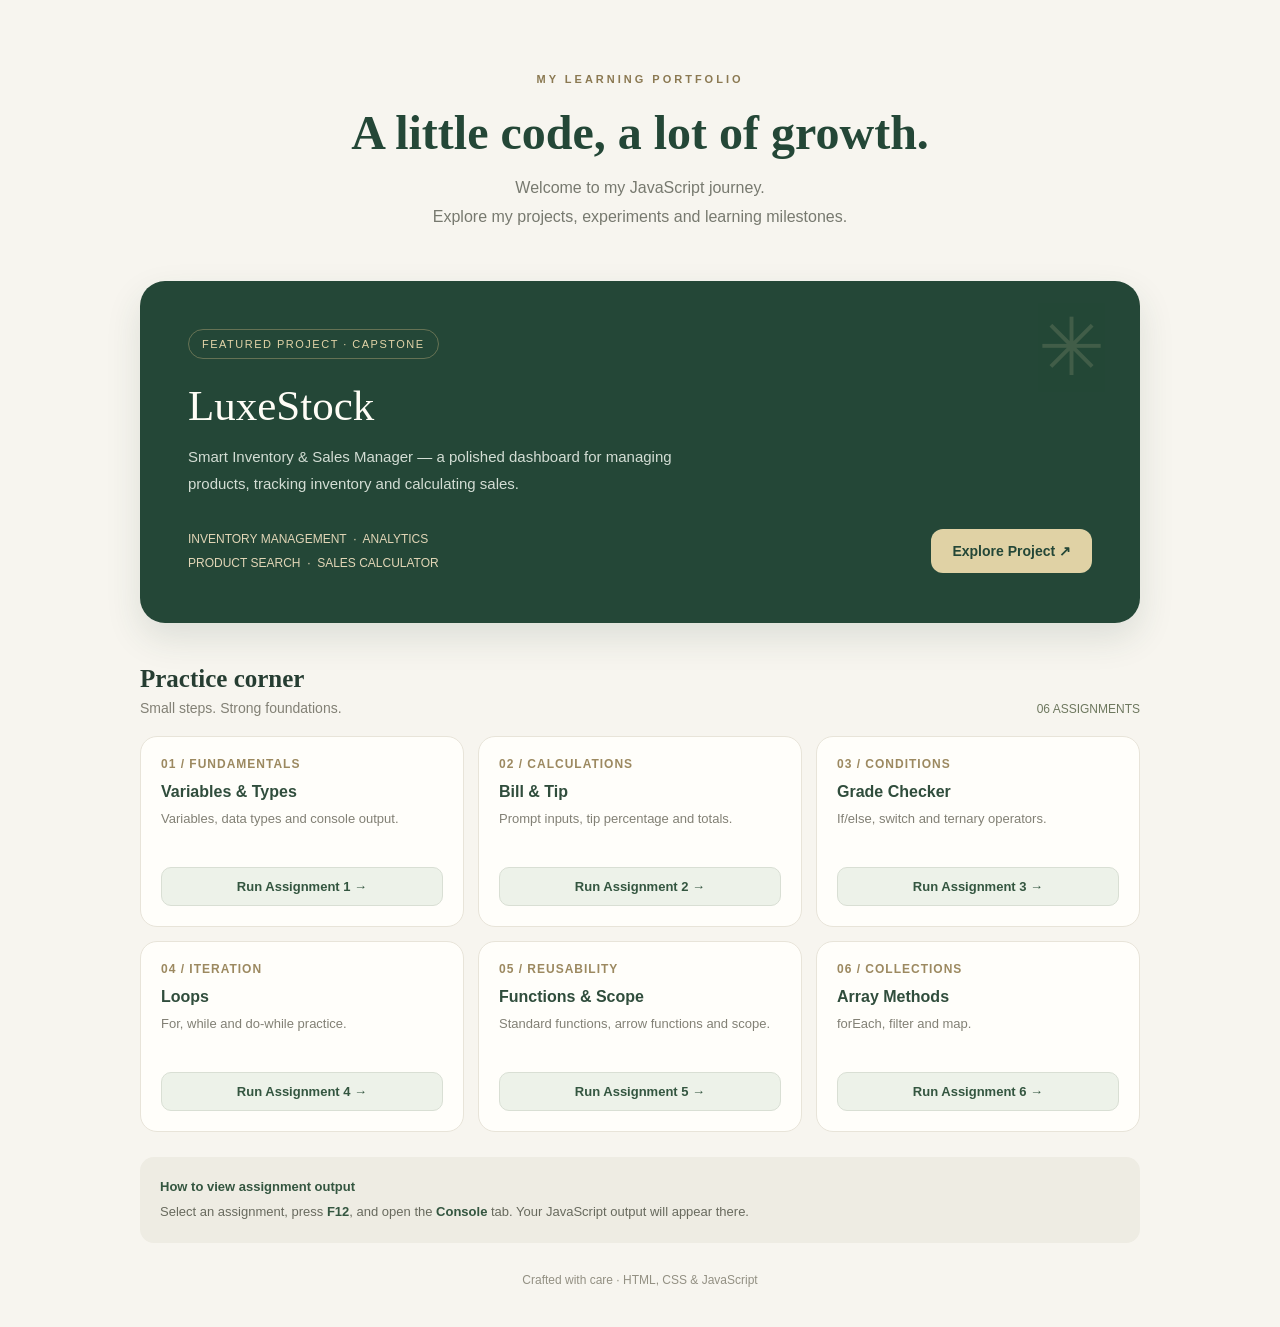
<file: index.html>
<!DOCTYPE html>
<html lang="en">
<head>
  <meta charset="UTF-8">
  <meta name="viewport" content="width=device-width, initial-scale=1.0">
  <title>My JavaScript Journey</title>

  <style>
    * {
      box-sizing: border-box;
      margin: 0;
      padding: 0;
    }

    body {
      font-family: "Segoe UI", sans-serif;
      background: #f7f5ef;
      color: #263d32;
      min-height: 100vh;
      padding: 35px 20px;
    }

    .container {
      max-width: 1000px;
      margin: auto;
    }

    header {
      text-align: center;
      padding: 35px 10px;
    }

    .eyebrow {
      color: #8b7952;
      font-size: 11px;
      font-weight: 700;
      letter-spacing: 3px;
      margin-bottom: 15px;
    }

    h1 {
      font-family: Georgia, serif;
      font-size: clamp(32px, 5vw, 48px);
      color: #244737;
      margin-bottom: 14px;
    }

    header p {
      color: #77796f;
      line-height: 1.8;
    }

    /* Big Capstone card */
    .capstone {
      display: block;
      position: relative;
      overflow: hidden;
      text-decoration: none;
      background: #244737;
      color: #fffdf6;
      border-radius: 25px;
      padding: clamp(28px, 5vw, 48px);
      margin: 15px 0 42px;
      box-shadow: 0 15px 35px #24473720;
      transition: transform 0.25s, box-shadow 0.25s;
    }

    .capstone:hover {
      transform: translateY(-4px);
      box-shadow: 0 20px 40px #24473730;
    }

    .capstone-label {
      display: inline-block;
      color: #e3d4a8;
      border: 1px solid #b8a97970;
      border-radius: 30px;
      padding: 8px 13px;
      font-size: 11px;
      letter-spacing: 1.5px;
      margin-bottom: 22px;
    }

    .capstone h2 {
      font-family: Georgia, serif;
      font-size: clamp(29px, 5vw, 43px);
      font-weight: 500;
      margin-bottom: 13px;
    }

    .capstone p {
      max-width: 540px;
      color: #d3ddd4;
      line-height: 1.8;
      font-size: 15px;
    }

    .capstone-bottom {
      display: flex;
      align-items: center;
      justify-content: space-between;
      gap: 20px;
      flex-wrap: wrap;
      margin-top: 30px;
    }

    .features {
      color: #e2d6b7;
      font-size: 12px;
      line-height: 2;
    }

    .launch {
      background: #e0d2a5;
      color: #244737;
      padding: 14px 21px;
      border-radius: 12px;
      font-weight: 700;
      font-size: 14px;
      white-space: nowrap;
    }

    .sparkle {
      position: absolute;
      right: 35px;
      top: 20px;
      color: #d6c99e;
      font-size: 80px;
      opacity: 0.17;
      pointer-events: none;
    }

    /* Assignment section */
    .section-heading {
      display: flex;
      justify-content: space-between;
      align-items: end;
      gap: 15px;
      flex-wrap: wrap;
      margin-bottom: 20px;
    }

    .section-heading h2 {
      font-family: Georgia, serif;
      font-size: 25px;
      margin-bottom: 7px;
    }

    .section-heading p {
      color: #828075;
      font-size: 14px;
    }

    .count {
      color: #6e785f;
      font-size: 12px;
    }

    .assignment-grid {
      display: grid;
      grid-template-columns: repeat(3, minmax(0, 1fr));
      gap: 14px;
    }

    .assignment {
      background: #fffefa;
      border: 1px solid #e8e4d9;
      border-radius: 17px;
      padding: 20px;
      transition: border-color 0.2s, transform 0.2s;
    }

    .assignment:hover {
      border-color: #b7c6b2;
      transform: translateY(-3px);
    }

    .assignment .number {
      color: #9c8960;
      font-size: 12px;
      font-weight: 700;
      letter-spacing: 1px;
      margin-bottom: 12px;
    }

    .assignment h3 {
      font-size: 16px;
      margin-bottom: 8px;
      color: #304d3c;
    }

    .assignment p {
      color: #828075;
      font-size: 13px;
      line-height: 1.6;
      min-height: 42px;
      margin-bottom: 16px;
    }

    .assignment button {
      width: 100%;
      border: 1px solid #d9dfd4;
      border-radius: 10px;
      background: #edf2e9;
      color: #345640;
      padding: 11px;
      font-size: 13px;
      font-weight: 700;
      cursor: pointer;
      transition: background 0.2s;
    }

    .assignment button:hover {
      background: #dce8d8;
    }

    .console-tip {
      margin-top: 25px;
      background: #eeece3;
      border-radius: 14px;
      padding: 18px 20px;
      color: #686a5e;
      font-size: 13px;
      line-height: 1.9;
    }

    .console-tip strong {
      color: #345640;
    }

    footer {
      text-align: center;
      color: #939083;
      font-size: 12px;
      padding: 30px 0 5px;
    }

    #runner {
      display: none;
    }

    @media (max-width: 650px) {
      .assignment-grid {
        grid-template-columns: repeat(2, minmax(0, 1fr));
      }
    }

    @media (max-width: 420px) {
      .assignment-grid {
        grid-template-columns: 1fr;
      }
    }
  </style>
</head>

<body>
  <div class="container">

    <header>
      <p class="eyebrow">MY LEARNING PORTFOLIO</p>
      <h1>A little code, a lot of growth.</h1>
      <p>
        Welcome to my JavaScript journey.<br>
        Explore my projects, experiments and learning milestones.
      </p>
    </header>

    <!-- BIG CAPSTONE BUTTON -->
    <a class="capstone" href="./capstone/index.html">
      <span class="sparkle">✳</span>

      <span class="capstone-label">FEATURED PROJECT · CAPSTONE</span>

      <h2>LuxeStock</h2>

      <p>
        Smart Inventory & Sales Manager — a polished dashboard
        for managing products, tracking inventory and calculating sales.
      </p>

      <div class="capstone-bottom">
        <span class="features">
          INVENTORY MANAGEMENT &nbsp;·&nbsp; ANALYTICS<br>
          PRODUCT SEARCH &nbsp;·&nbsp; SALES CALCULATOR
        </span>

        <span class="launch">Explore Project ↗</span>
      </div>
    </a>

    <!-- SMALL ASSIGNMENT BUTTONS -->
    <section>
      <div class="section-heading">
        <div>
          <h2>Practice corner</h2>
          <p>Small steps. Strong foundations.</p>
        </div>
        <span class="count">06 ASSIGNMENTS</span>
      </div>

      <div class="assignment-grid">

        <article class="assignment">
          <div class="number">01 / FUNDAMENTALS</div>
          <h3>Variables & Types</h3>
          <p>Variables, data types and console output.</p>
          <button onclick="runAssignment(1)">Run Assignment 1 →</button>
        </article>

        <article class="assignment">
          <div class="number">02 / CALCULATIONS</div>
          <h3>Bill & Tip</h3>
          <p>Prompt inputs, tip percentage and totals.</p>
          <button onclick="runAssignment(2)">Run Assignment 2 →</button>
        </article>

        <article class="assignment">
          <div class="number">03 / CONDITIONS</div>
          <h3>Grade Checker</h3>
          <p>If/else, switch and ternary operators.</p>
          <button onclick="runAssignment(3)">Run Assignment 3 →</button>
        </article>

        <article class="assignment">
          <div class="number">04 / ITERATION</div>
          <h3>Loops</h3>
          <p>For, while and do-while practice.</p>
          <button onclick="runAssignment(4)">Run Assignment 4 →</button>
        </article>

        <article class="assignment">
          <div class="number">05 / REUSABILITY</div>
          <h3>Functions & Scope</h3>
          <p>Standard functions, arrow functions and scope.</p>
          <button onclick="runAssignment(5)">Run Assignment 5 →</button>
        </article>

        <article class="assignment">
          <div class="number">06 / COLLECTIONS</div>
          <h3>Array Methods</h3>
          <p>forEach, filter and map.</p>
          <button onclick="runAssignment(6)">Run Assignment 6 →</button>
        </article>

      </div>
    </section>

    <div class="console-tip">
      <strong>How to view assignment output</strong><br>
      Select an assignment, press <strong>F12</strong>, and open the
      <strong>Console</strong> tab. Your JavaScript output will appear there.
    </div>

    <footer>
      Crafted with care · HTML, CSS & JavaScript
    </footer>

    <iframe id="runner" title="Assignment runner"></iframe>

  </div>

  <script>
    let activeRunner = null;

    function runAssignment(number) {
      const fileName = "assignment" + number + ".js";

      console.clear();
      console.log("Running: " + fileName);
      console.log("------------------------------");

      if (activeRunner) {
        activeRunner.remove();
      }

      const frame = document.createElement("iframe");
      frame.id = "runner";
      document.body.appendChild(frame);
      activeRunner = frame;

      frame.onload = function () {
        const script = frame.contentDocument.createElement("script");
        script.src = "./" + fileName;

        script.onload = function () {
          console.log("Finished: " + fileName);
        };

        script.onerror = function () {
          console.error("Could not load " + fileName);
          console.error("Check that the file exists beside index.html.");
        };

        frame.contentDocument.body.appendChild(script);
      };

      frame.src = "about:blank";
    }
  </script>

</body>
</html>
</file>
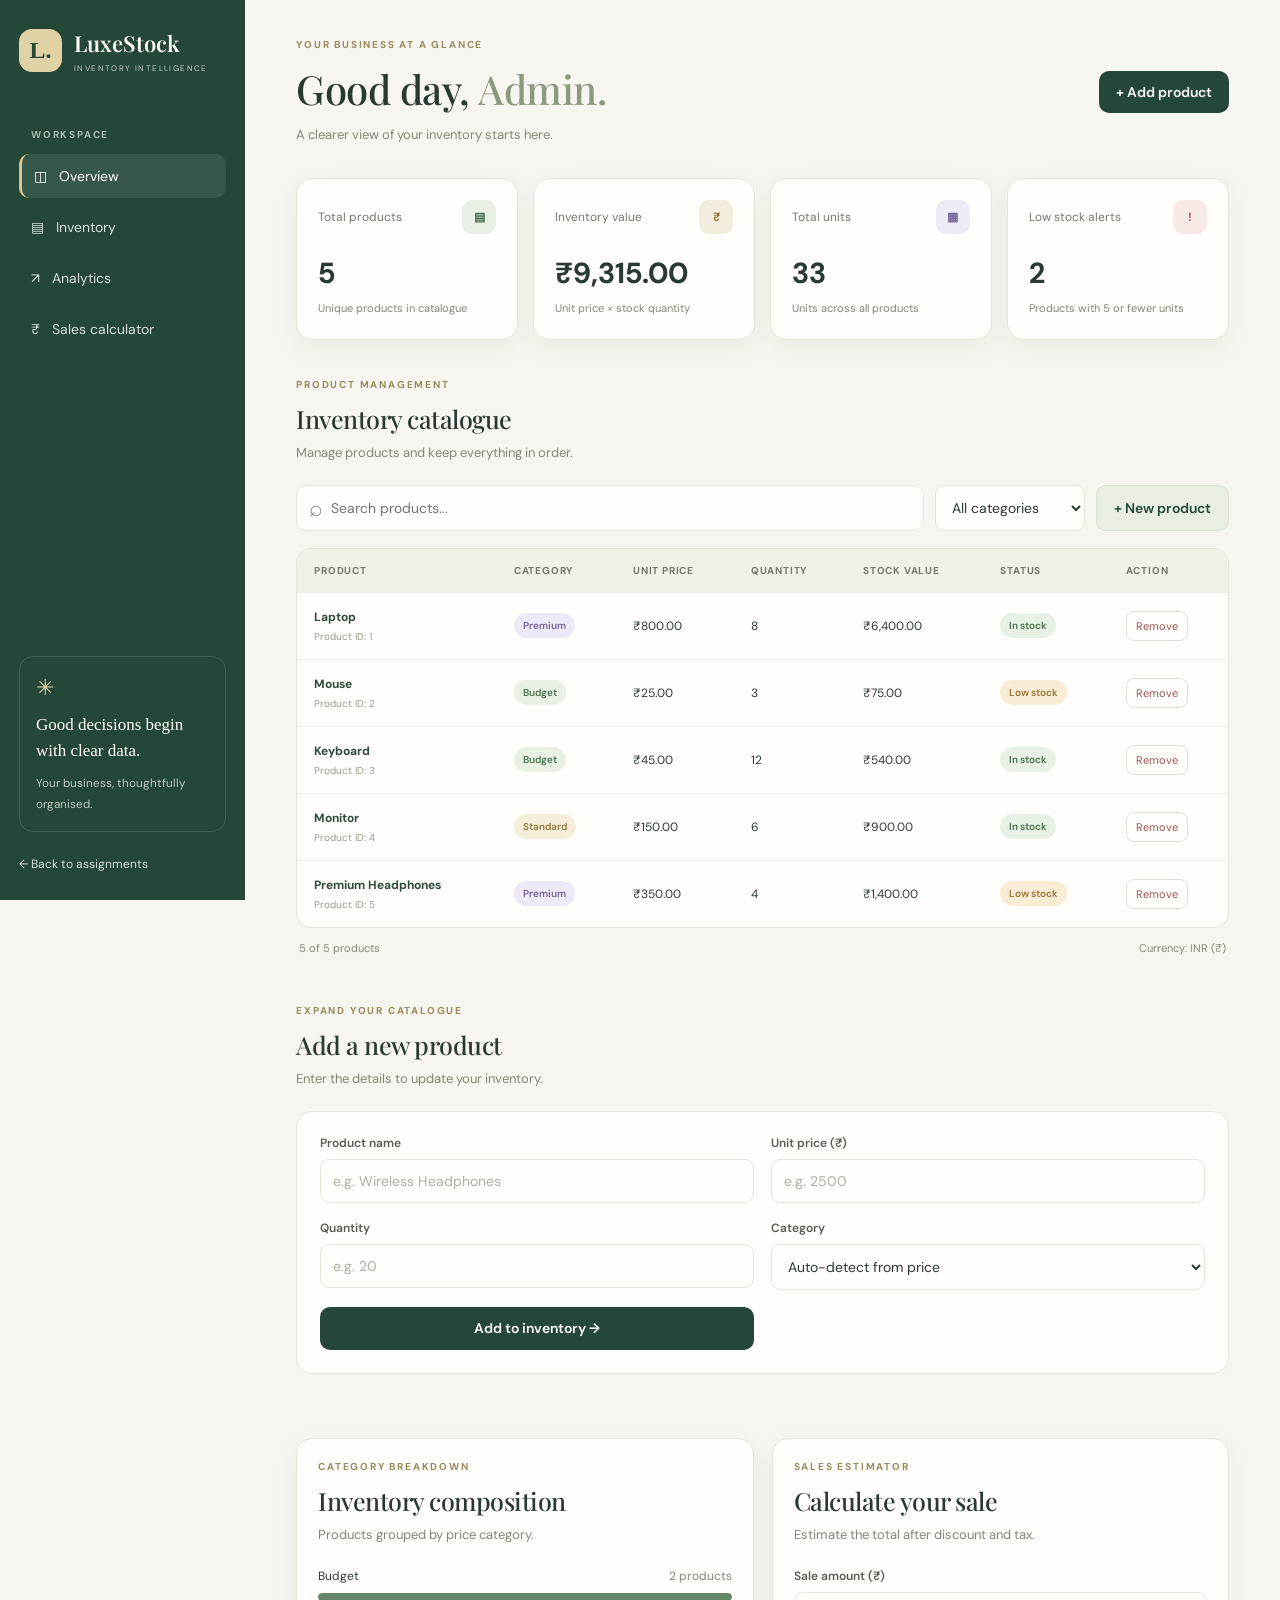
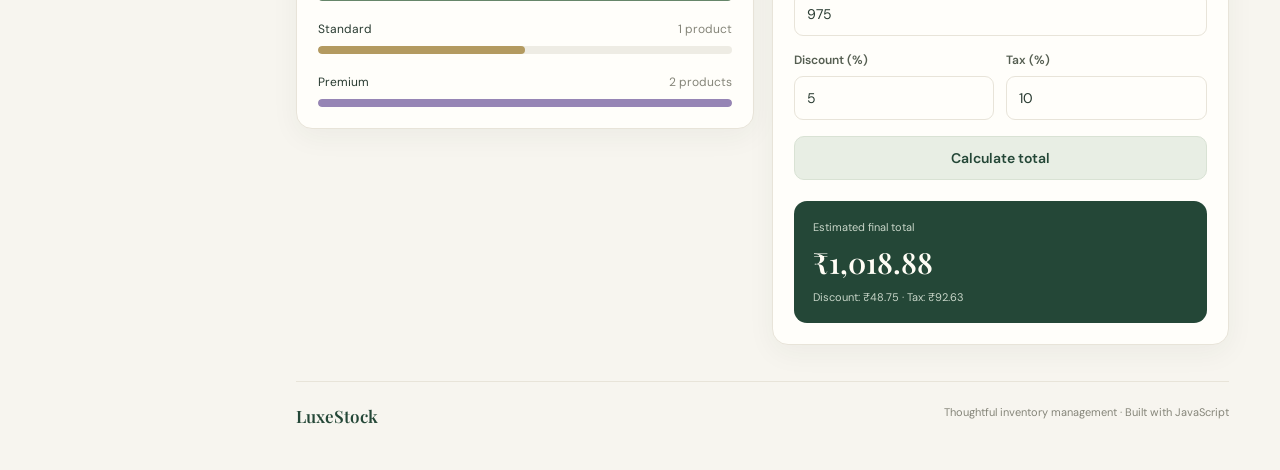
<file: capstone/index.html>
<!DOCTYPE html>
<html lang="en">
<head>
  <meta charset="UTF-8">
  <meta name="viewport" content="width=device-width, initial-scale=1.0">
  <meta name="theme-color" content="#f7f5ef">
  <title>LuxeStock | Inventory Intelligence</title>
  <link rel="preconnect" href="https://fonts.googleapis.com">
  <link rel="preconnect" href="https://fonts.gstatic.com" crossorigin>
  <link href="https://fonts.googleapis.com/css2?family=DM+Sans:wght@400;500;600;700&family=Playfair+Display:wght@500;600;700&display=swap" rel="stylesheet">
  <link rel="stylesheet" href="style.css">
  <script src="script.js" defer></script>
</head>
<body>
  <div class="app-shell">
    <aside class="sidebar">
      <a href="#overview" class="brand">
        <span class="brand-mark">L.</span>
        <span><strong>LuxeStock</strong><small>INVENTORY INTELLIGENCE</small></span>
      </a>

      <p class="nav-label">WORKSPACE</p>
      <nav class="navigation">
        <a class="nav-link active" href="#overview">◫ &nbsp; Overview</a>
        <a class="nav-link" href="#inventory">▤ &nbsp; Inventory</a>
        <a class="nav-link" href="#analytics">↗ &nbsp; Analytics</a>
        <a class="nav-link" href="#calculator">₹ &nbsp; Sales calculator</a>
      </nav>

      <div class="sidebar-bottom">
        <div class="sidebar-note">
          <span>✳</span>
          <p>Good decisions begin with clear data.</p>
          <small>Your business, thoughtfully organised.</small>
        </div>
        <a class="back-link" href="../index.html">← Back to assignments</a>
      </div>
    </aside>

    <main class="main-content">
      <header class="topbar" id="overview">
        <div>
          <p class="eyebrow">YOUR BUSINESS AT A GLANCE</p>
          <h1>Good day, <span>Admin.</span></h1>
          <p class="subheading">A clearer view of your inventory starts here.</p>
        </div>
        <button class="primary-button" id="addProductTop" type="button">+ Add product</button>
      </header>

      <section class="stats-grid">
        <article class="stat-card">
          <div class="stat-top"><span>Total products</span><span class="stat-icon">▤</span></div>
          <h2 id="totalProducts">0</h2>
          <p>Unique products in catalogue</p>
        </article>
        <article class="stat-card">
          <div class="stat-top"><span>Inventory value</span><span class="stat-icon gold">₹</span></div>
          <h2 id="inventoryValue">₹0</h2>
          <p>Unit price × stock quantity</p>
        </article>
        <article class="stat-card">
          <div class="stat-top"><span>Total units</span><span class="stat-icon lavender">▦</span></div>
          <h2 id="totalUnits">0</h2>
          <p>Units across all products</p>
        </article>
        <article class="stat-card">
          <div class="stat-top"><span>Low stock alerts</span><span class="stat-icon rose">!</span></div>
          <h2 id="lowStockCount">0</h2>
          <p>Products with 5 or fewer units</p>
        </article>
      </section>

      <section id="inventory" class="content-section">
        <div class="section-heading">
          <div>
            <p class="eyebrow">PRODUCT MANAGEMENT</p>
            <h2>Inventory catalogue</h2>
            <p class="subheading">Manage products and keep everything in order.</p>
          </div>
        </div>

        <div class="toolbar">
          <label class="search-box">
            <span>⌕</span>
            <input id="searchInput" type="search" placeholder="Search products..." aria-label="Search products">
          </label>
          <select id="categoryFilter" aria-label="Filter category">
            <option value="All">All categories</option>
            <option value="Budget">Budget</option>
            <option value="Standard">Standard</option>
            <option value="Premium">Premium</option>
          </select>
          <button id="addProductButton" class="secondary-button" type="button">+ New product</button>
        </div>

        <div class="table-wrap">
          <table>
            <thead>
              <tr>
                <th>PRODUCT</th>
                <th>CATEGORY</th>
                <th>UNIT PRICE</th>
                <th>QUANTITY</th>
                <th>STOCK VALUE</th>
                <th>STATUS</th>
                <th>ACTION</th>
              </tr>
            </thead>
            <tbody id="productTableBody"></tbody>
          </table>
        </div>
        <div class="table-footer">
          <span id="productCountLabel">0 products</span>
          <span>Currency: INR (₹)</span>
        </div>
      </section>

      <section id="addProductSection" class="content-section">
        <div class="section-heading">
          <div>
            <p class="eyebrow">EXPAND YOUR CATALOGUE</p>
            <h2>Add a new product</h2>
            <p class="subheading">Enter the details to update your inventory.</p>
          </div>
        </div>

        <form id="productForm" class="product-form">
          <div class="form-field">
            <label for="productName">Product name</label>
            <input id="productName" type="text" maxlength="60" placeholder="e.g. Wireless Headphones" required>
          </div>
          <div class="form-field">
            <label for="productPrice">Unit price (₹)</label>
            <input id="productPrice" type="number" min="0.01" step="0.01" placeholder="e.g. 2500" required>
          </div>
          <div class="form-field">
            <label for="productQuantity">Quantity</label>
            <input id="productQuantity" type="number" min="0" step="1" placeholder="e.g. 20" required>
          </div>
          <div class="form-field">
            <label for="productCategory">Category</label>
            <select id="productCategory">
              <option value="auto">Auto-detect from price</option>
              <option value="Budget">Budget</option>
              <option value="Standard">Standard</option>
              <option value="Premium">Premium</option>
            </select>
          </div>
          <button class="primary-button form-submit" type="submit">Add to inventory →</button>
        </form>
        <p id="formMessage" class="form-message" role="status"></p>
      </section>

      <section id="analytics" class="content-section analytics-grid">
        <article class="panel">
          <p class="eyebrow">CATEGORY BREAKDOWN</p>
          <h2>Inventory composition</h2>
          <p class="subheading">Products grouped by price category.</p>
          <div id="categoryBreakdown" class="category-breakdown"></div>
        </article>

        <article class="panel" id="calculator">
          <p class="eyebrow">SALES ESTIMATOR</p>
          <h2>Calculate your sale</h2>
          <p class="subheading">Estimate the total after discount and tax.</p>

          <form id="salesForm" class="sales-form">
            <div class="form-field">
              <label for="saleAmount">Sale amount (₹)</label>
              <input id="saleAmount" type="number" min="0" step="0.01" value="975" required>
            </div>
            <div class="calculator-row">
              <div class="form-field">
                <label for="discountRate">Discount (%)</label>
                <input id="discountRate" type="number" min="0" max="100" step="0.1" value="5" required>
              </div>
              <div class="form-field">
                <label for="taxRate">Tax (%)</label>
                <input id="taxRate" type="number" min="0" max="100" step="0.1" value="10" required>
              </div>
            </div>
            <button class="secondary-button calculate-button" type="submit">Calculate total</button>
          </form>

          <div class="total-box">
            <span>Estimated final total</span>
            <strong id="saleTotal">₹1,018.88</strong>
            <small id="saleBreakdown">After discount and tax</small>
          </div>
        </article>
      </section>

      <footer>
        <strong>LuxeStock</strong>
        <span>Thoughtful inventory management · Built with JavaScript</span>
      </footer>
    </main>
  </div>
</body>
</html>
</file>
<file: capstone/style.css>
:root {
  --green: #244737;
  --green-light: #e9f0e7;
  --gold: #b39a60;
  --cream: #f7f5ef;
  --white: #fffefa;
  --text: #293b31;
  --muted: #858579;
  --border: #e8e4d9;
  --rose: #a85e68;
  --shadow: 0 8px 28px rgba(37, 60, 44, 0.05);
}

* {
  box-sizing: border-box;
  margin: 0;
  padding: 0;
}

html {
  scroll-behavior: smooth;
  scroll-padding-top: 25px;
}

body {
  font-family: "DM Sans", sans-serif;
  background: var(--cream);
  color: var(--text);
  font-size: 14px;
}

button, input, select {
  font: inherit;
}

button, a, select {
  -webkit-tap-highlight-color: transparent;
}

button {
  cursor: pointer;
}

.app-shell {
  min-height: 100vh;
  display: grid;
  grid-template-columns: 245px minmax(0, 1fr);
}

.sidebar {
  background: var(--green);
  color: #fffdf5;
  padding: 28px 19px;
  display: flex;
  flex-direction: column;
  min-height: 100vh;
  position: sticky;
  top: 0;
  height: 100vh;
}

.brand {
  display: flex;
  align-items: center;
  gap: 12px;
  color: inherit;
  text-decoration: none;
  margin-bottom: 55px;
}

.brand-mark {
  width: 43px;
  height: 43px;
  display: grid;
  place-items: center;
  border-radius: 13px;
  background: #e0d2a5;
  color: var(--green);
  font: 700 24px Georgia, serif;
}

.brand strong, .brand small {
  display: block;
}

.brand strong {
  font: 600 22px "Playfair Display", Georgia, serif;
}

.brand small {
  color: #c5d1c6;
  font-size: 8px;
  letter-spacing: 1.4px;
  margin-top: 5px;
}

.nav-label, .eyebrow {
  font-size: 10px;
  font-weight: 700;
  letter-spacing: 1.8px;
}

.nav-label {
  color: #aabdaf;
  padding-left: 12px;
  margin-bottom: 13px;
}

.navigation {
  display: grid;
  gap: 7px;
}

.nav-link {
  padding: 13px 12px;
  border-radius: 10px;
  color: #d6e0d7;
  text-decoration: none;
  transition: background 0.2s;
}

.nav-link:hover, .nav-link.active {
  color: #fff;
  background: #ffffff16;
}

.nav-link.active {
  border-left: 3px solid #d8c58c;
}

.sidebar-bottom {
  margin-top: auto;
}

.sidebar-note {
  border: 1px solid #ffffff23;
  border-radius: 14px;
  padding: 16px;
  margin-bottom: 22px;
}

.sidebar-note > span {
  color: #e0d2a5;
  font-size: 22px;
}

.sidebar-note p {
  font-family: Georgia, serif;
  font-size: 17px;
  line-height: 1.5;
  margin: 10px 0;
}

.sidebar-note small {
  color: #bdcabe;
  line-height: 1.7;
}

.back-link {
  color: #d6e0d7;
  text-decoration: none;
  font-size: 12px;
}

.back-link:hover {
  color: #e0d2a5;
}

.main-content {
  width: 100%;
  min-width: 0;
  max-width: 1550px;
  margin: 0 auto;
  padding: 38px clamp(20px, 4vw, 52px);
}

.topbar {
  display: flex;
  align-items: center;
  justify-content: space-between;
  gap: 20px;
  flex-wrap: wrap;
  margin-bottom: 32px;
}

.eyebrow {
  color: #9c895d;
  margin-bottom: 11px;
}

h1, .section-heading h2, .panel h2 {
  font-family: "Playfair Display", Georgia, serif;
  font-weight: 500;
  letter-spacing: -0.5px;
}

h1 {
  font-size: clamp(30px, 4vw, 40px);
  margin-bottom: 9px;
}

h1 span {
  color: #8b9a7e;
}

.subheading {
  color: var(--muted);
  font-size: 13px;
  line-height: 1.7;
}

.primary-button, .secondary-button {
  border: 0;
  border-radius: 10px;
  padding: 12px 17px;
  font-weight: 600;
  transition: transform 0.2s, background 0.2s;
}

.primary-button {
  color: white;
  background: var(--green);
}

.primary-button:hover {
  background: #345d46;
  transform: translateY(-1px);
}

.secondary-button {
  background: #e8eee4;
  color: var(--green);
  border: 1px solid #d9e2d4;
}

.secondary-button:hover {
  background: #dce7d7;
}

.stats-grid {
  display: grid;
  grid-template-columns: repeat(4, minmax(0, 1fr));
  gap: 15px;
  margin-bottom: 38px;
}

.stat-card, .panel {
  background: var(--white);
  border: 1px solid var(--border);
  border-radius: 16px;
  padding: 21px;
  box-shadow: var(--shadow);
}

.stat-top {
  display: flex;
  justify-content: space-between;
  align-items: center;
  gap: 10px;
  color: #77796f;
  font-size: 12px;
}

.stat-icon {
  width: 34px;
  height: 34px;
  border-radius: 10px;
  display: grid;
  place-items: center;
  background: #e8f0e5;
  color: #426b4c;
  font-weight: 700;
}

.stat-icon.gold {
  background: #f3eddd;
  color: #977b3c;
}

.stat-icon.lavender {
  background: #efebf7;
  color: #77669f;
}

.stat-icon.rose {
  background: #f8e9e7;
  color: #a85e68;
}

.stat-card h2 {
  font-size: clamp(22px, 2.5vw, 29px);
  margin: 20px 0 8px;
  overflow-wrap: anywhere;
}

.stat-card > p {
  color: var(--muted);
  font-size: 11px;
  line-height: 1.6;
}

.content-section {
  margin-bottom: 36px;
}

.section-heading {
  display: flex;
  justify-content: space-between;
  align-items: end;
  flex-wrap: wrap;
  gap: 16px;
  margin-bottom: 21px;
}

.section-heading h2, .panel h2 {
  font-size: 25px;
  margin-bottom: 7px;
}

.toolbar {
  display: flex;
  flex-wrap: wrap;
  gap: 11px;
  margin-bottom: 17px;
}

.search-box {
  display: flex;
  align-items: center;
  flex: 1;
  min-width: 180px;
  gap: 8px;
  border: 1px solid var(--border);
  background: var(--white);
  border-radius: 10px;
  padding: 0 12px;
}

.search-box span {
  font-size: 23px;
  color: #898a7f;
}

.search-box input {
  width: 100%;
  border: 0;
  outline: 0;
  padding: 12px 0;
  background: transparent;
  color: var(--text);
}

.toolbar select, .form-field input, .form-field select {
  min-width: 0;
  width: 100%;
  padding: 12px;
  background: var(--white);
  color: var(--text);
  border: 1px solid var(--border);
  border-radius: 9px;
  outline: none;
}

.toolbar > select {
  width: auto;
  min-width: 150px;
}

input:focus, select:focus {
  border-color: #78967d;
  box-shadow: 0 0 0 3px #78967d18;
}

.table-wrap {
  overflow-x: auto;
  background: var(--white);
  border: 1px solid var(--border);
  border-radius: 15px;
}

table {
  width: 100%;
  border-collapse: collapse;
  text-align: left;
  white-space: nowrap;
}

thead {
  background: #f0efe8;
}

th {
  color: #77776c;
  font-size: 10px;
  letter-spacing: 0.8px;
  padding: 15px 17px;
}

td {
  border-top: 1px solid #eeece4;
  padding: 16px 17px;
  font-size: 12px;
}

.product-name {
  font-weight: 700;
  color: #304d3c;
}

.product-subtitle {
  color: #9a9a8e;
  font-size: 10px;
  margin-top: 5px;
}

.category-pill, .status-pill {
  display: inline-block;
  border-radius: 30px;
  padding: 6px 9px;
  font-size: 10px;
  font-weight: 600;
}

.category-Budget {
  background: #e9f1e5;
  color: #4c744f;
}

.category-Standard {
  background: #f5eedb;
  color: #92763a;
}

.category-Premium {
  background: #eee9f6;
  color: #78619a;
}

.status-ok {
  background: #e7f1e6;
  color: #467149;
}

.status-low {
  background: #f9edd8;
  color: #9a7330;
}

.status-out {
  background: #f8e7e6;
  color: #a34f4f;
}

.action-button {
  border: 1px solid #e2dfd4;
  border-radius: 8px;
  background: transparent;
  color: #9c5555;
  padding: 7px 9px;
  font-size: 11px;
}

.action-button:hover {
  background: #f9e9e7;
}

.empty-state {
  text-align: center;
  padding: 35px;
  color: var(--muted);
}

.table-footer {
  display: flex;
  justify-content: space-between;
  gap: 10px;
  color: var(--muted);
  font-size: 11px;
  padding: 13px 3px;
}

.product-form {
  display: grid;
  grid-template-columns: repeat(2, minmax(0, 1fr));
  gap: 17px;
  background: var(--white);
  border: 1px solid var(--border);
  border-radius: 16px;
  padding: 23px;
}

.form-field {
  display: flex;
  flex-direction: column;
  gap: 8px;
}

.form-field label {
  font-size: 12px;
  font-weight: 600;
  color: #555e51;
}

.form-field input::placeholder {
  color: #b0afa5;
}

.form-submit {
  align-self: end;
  min-height: 43px;
}

.form-message {
  color: #467149;
  margin-top: 12px;
  font-size: 12px;
  min-height: 16px;
}

.analytics-grid {
  display: grid;
  grid-template-columns: repeat(2, minmax(0, 1fr));
  gap: 18px;
  align-items: start;
}

.panel > .subheading {
  margin-bottom: 22px;
}

.category-breakdown {
  display: grid;
  gap: 20px;
}

.category-row {
  display: grid;
  gap: 9px;
}

.category-row-top {
  display: flex;
  justify-content: space-between;
  gap: 10px;
  font-size: 12px;
}

.category-row-top span:last-child {
  color: var(--muted);
}

.bar-track {
  width: 100%;
  height: 8px;
  background: #eeece4;
  border-radius: 10px;
  overflow: hidden;
}

.bar-fill {
  height: 100%;
  background: #66866a;
  border-radius: 10px;
  transition: width 0.3s;
}

.category-row:nth-child(2) .bar-fill {
  background: #b39a60;
}

.category-row:nth-child(3) .bar-fill {
  background: #9685b5;
}

.sales-form {
  display: grid;
  gap: 16px;
}

.calculator-row {
  display: grid;
  grid-template-columns: repeat(2, minmax(0, 1fr));
  gap: 12px;
}

.calculate-button {
  width: 100%;
}

.total-box {
  display: grid;
  gap: 9px;
  margin-top: 21px;
  padding: 19px;
  background: var(--green);
  border-radius: 13px;
  color: #fffdf5;
}

.total-box span, .total-box small {
  color: #c9d6c9;
  font-size: 11px;
}

.total-box strong {
  font: 600 29px "Playfair Display", Georgia, serif;
  overflow-wrap: anywhere;
}

footer {
  display: flex;
  justify-content: space-between;
  flex-wrap: wrap;
  gap: 10px;
  border-top: 1px solid var(--border);
  padding: 23px 0 5px;
  color: var(--muted);
  font-size: 11px;
}

footer strong {
  color: var(--green);
  font: 600 17px "Playfair Display", Georgia, serif;
}

@media (max-width: 1100px) {
  .stats-grid {
    grid-template-columns: repeat(2, minmax(0, 1fr));
  }
}

@media (max-width: 800px) {
  .app-shell {
    grid-template-columns: 1fr;
  }

  .sidebar {
    position: static;
    min-height: auto;
    height: auto;
    padding: 18px 22px;
  }

  .brand {
    margin-bottom: 20px;
  }

  .nav-label, .sidebar-note, .sidebar-bottom {
    display: none;
  }

  .navigation {
    display: flex;
    overflow-x: auto;
  }

  .nav-link {
    white-space: nowrap;
    padding: 10px;
  }

  .main-content {
    padding: 25px 18px;
  }
}

@media (max-width: 520px) {
  .stats-grid, .analytics-grid, .product-form {
    grid-template-columns: 1fr;
  }

  .toolbar > select, .toolbar > button {
    flex: 1;
  }

  .table-footer {
    flex-wrap: wrap;
  }
}
</file>
